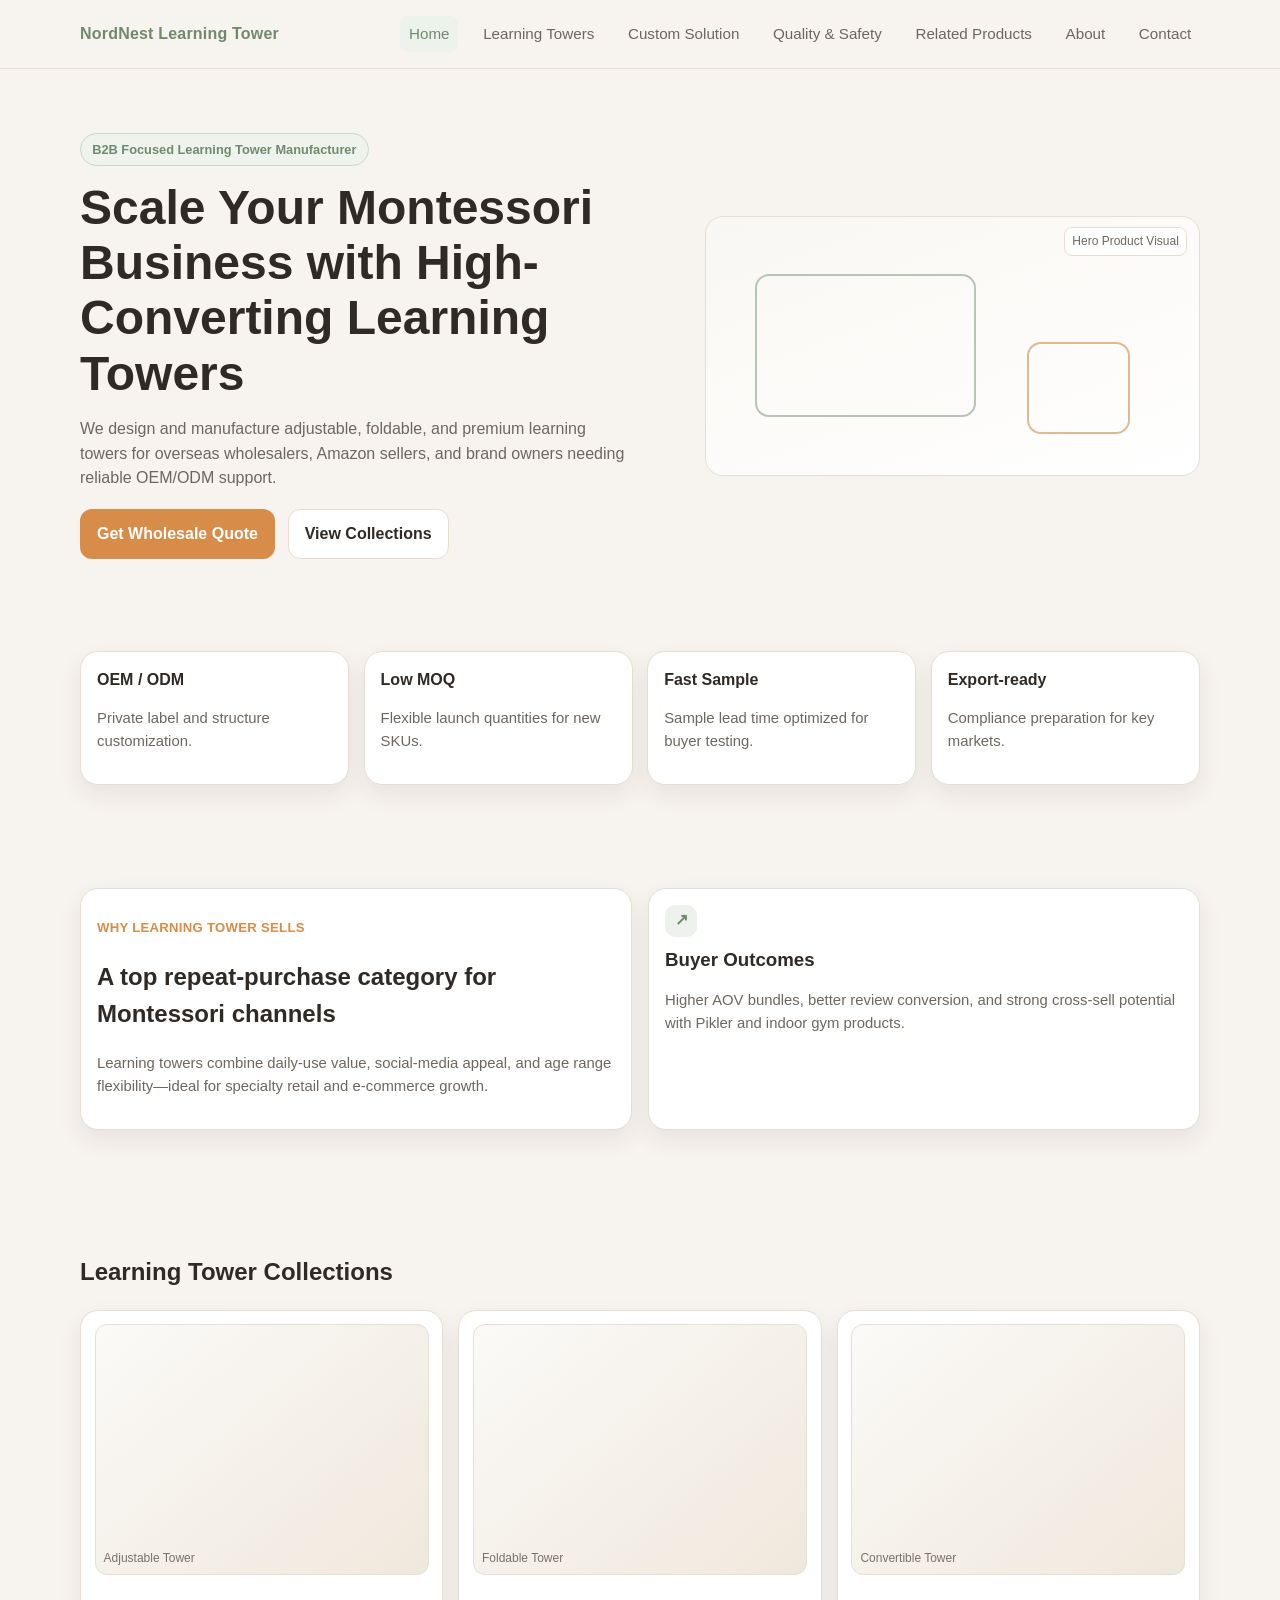
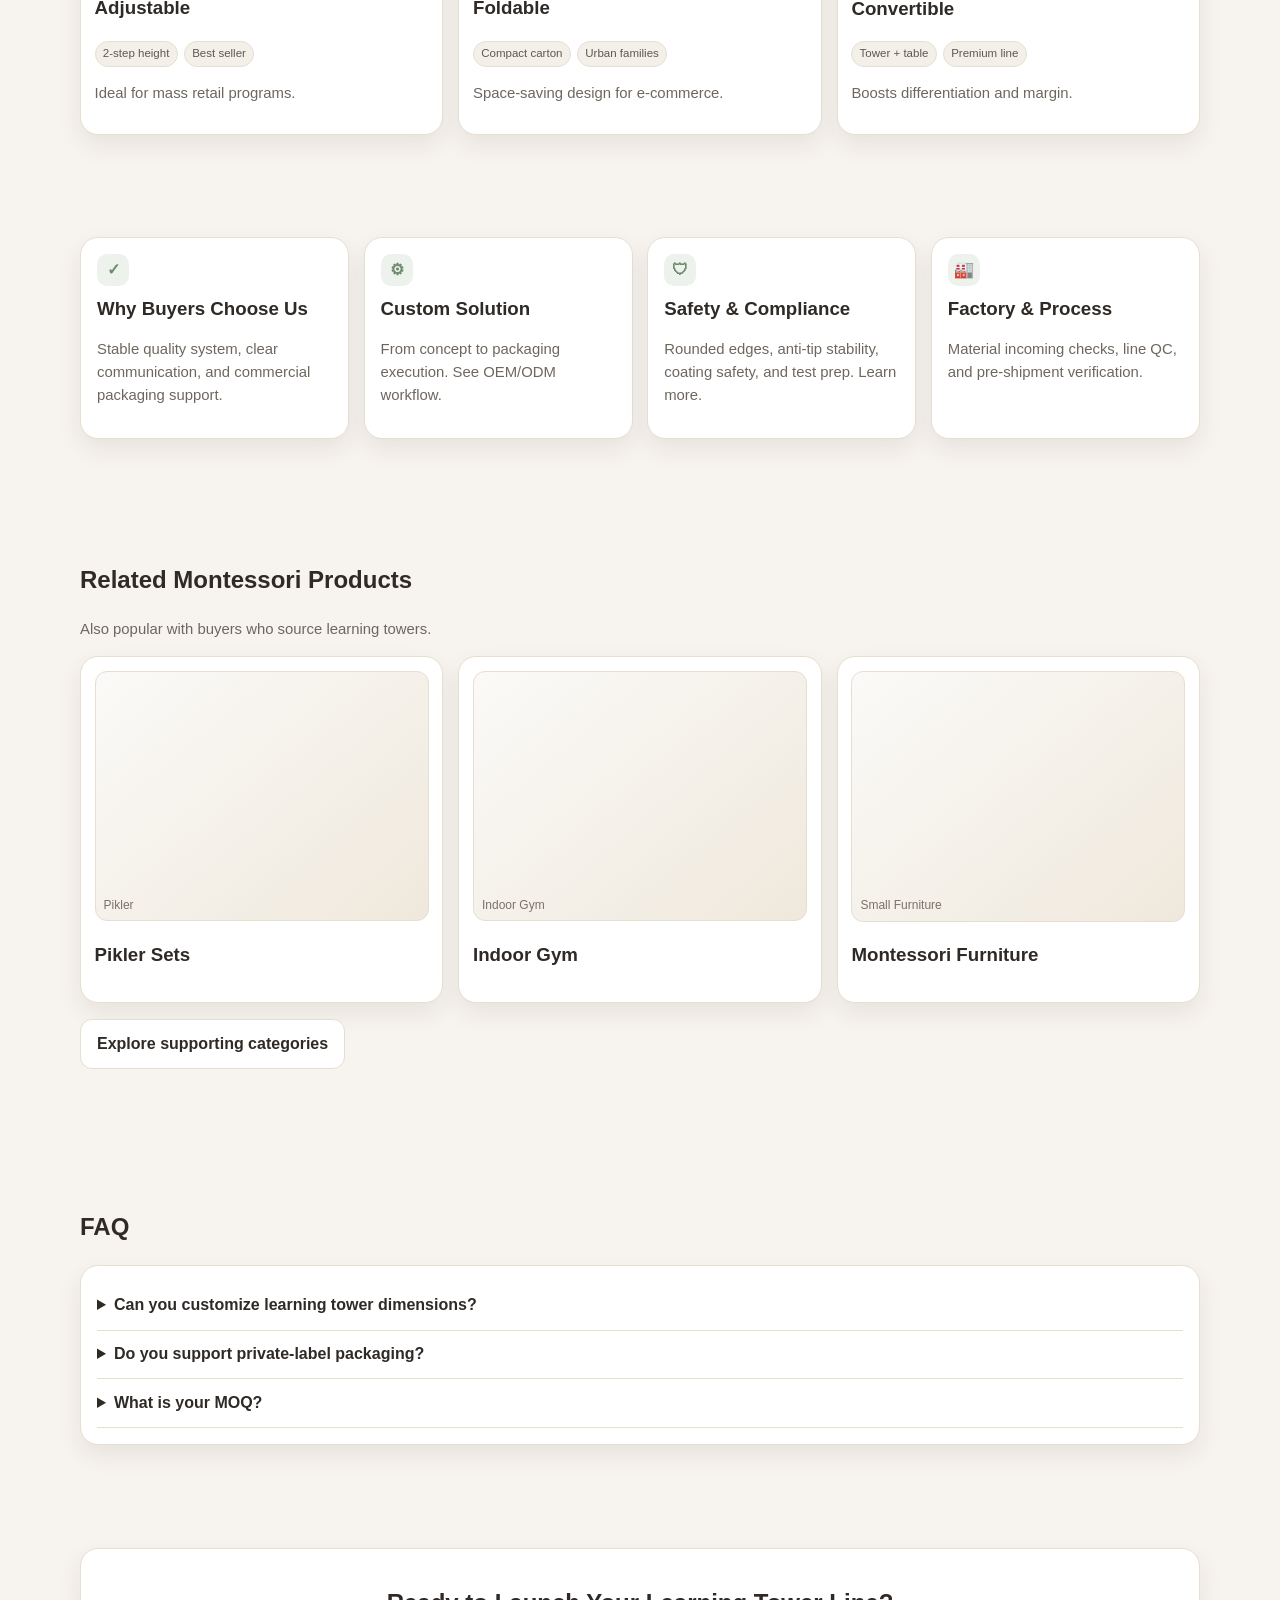
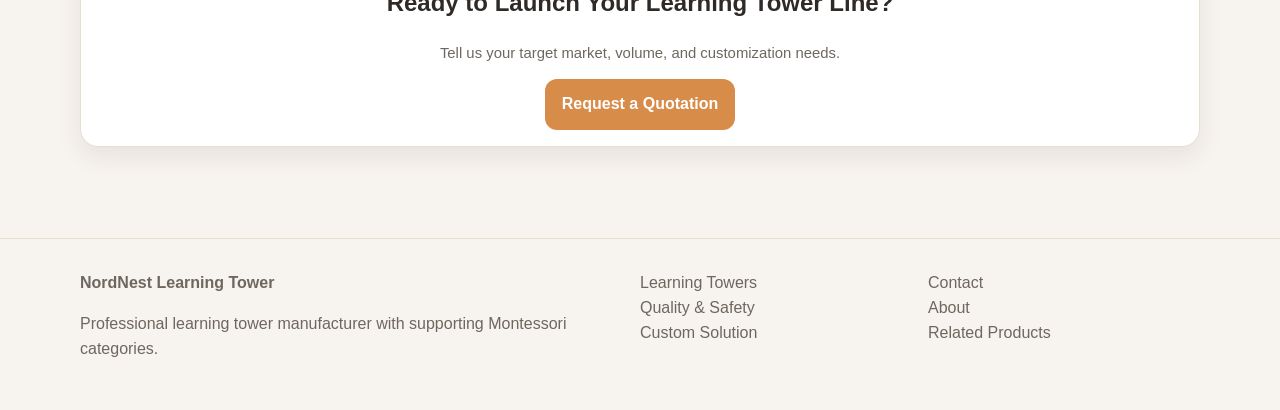
<file: index.html>
<!doctype html>
<html lang="en">
<head>
  <meta charset="utf-8">
  <meta name="viewport" content="width=device-width, initial-scale=1">
  <title>Learning Tower Manufacturer | OEM Montessori Kitchen Helper Supplier</title>
  <meta name="description" content="Professional Learning Tower manufacturer for wholesalers and private labels. OEM/ODM, low MOQ, export-ready compliance and fast sampling.">
  <link rel="stylesheet" href="assets/styles.css">
  <script type="application/ld+json">{"@context":"https://schema.org","@type":"Organization","name":"NordNest Learning Tower","url":"https://example.com"}</script>
</head>
<body>
<header>
  <div class="container navbar">
    <a class="brand" href="index.html">NordNest Learning Tower</a>
    <button class="menu-btn" aria-label="Toggle navigation">Menu</button>
    <nav class="nav-links">
      <a class="active" href="index.html">Home</a><a href="learning-towers.html">Learning Towers</a><a href="custom-solution.html">Custom Solution</a><a href="quality-safety.html">Quality & Safety</a><a href="related-products.html">Related Products</a><a href="about.html">About</a><a href="contact.html">Contact</a>
    </nav>
  </div>
</header>
<main>
<section class="hero">
  <div class="container hero-wrap">
    <div>
      <span class="badge">B2B Focused Learning Tower Manufacturer</span>
      <h1>Scale Your Montessori Business with High-Converting Learning Towers</h1>
      <p class="lead">We design and manufacture adjustable, foldable, and premium learning towers for overseas wholesalers, Amazon sellers, and brand owners needing reliable OEM/ODM support.</p>
      <div class="hero-cta"><a class="btn btn-primary" href="contact.html">Get Wholesale Quote</a><a class="btn btn-secondary" href="learning-towers.html">View Collections</a></div>
    </div>
    <div class="visual"><span class="visual-label">Hero Product Visual</span></div>
  </div>
</section>
<section class="section"><div class="container trust-grid">
  <div class="surface trust-item"><strong>OEM / ODM</strong><p class="meta">Private label and structure customization.</p></div>
  <div class="surface trust-item"><strong>Low MOQ</strong><p class="meta">Flexible launch quantities for new SKUs.</p></div>
  <div class="surface trust-item"><strong>Fast Sample</strong><p class="meta">Sample lead time optimized for buyer testing.</p></div>
  <div class="surface trust-item"><strong>Export-ready</strong><p class="meta">Compliance preparation for key markets.</p></div>
</div></section>
<section class="section"><div class="container split">
  <div class="surface card"><p class="kicker">Why Learning Tower Sells</p><h2>A top repeat-purchase category for Montessori channels</h2><p class="meta">Learning towers combine daily-use value, social-media appeal, and age range flexibility—ideal for specialty retail and e-commerce growth.</p></div>
  <div class="surface card"><div class="icon">↗</div><h3>Buyer Outcomes</h3><p class="meta">Higher AOV bundles, better review conversion, and strong cross-sell potential with Pikler and indoor gym products.</p></div>
</div></section>
<section class="section"><div class="container"><h2>Learning Tower Collections</h2><div class="product-grid">
  <article class="surface product-card"><div class="product-media" data-label="Adjustable Tower"></div><h3>Adjustable</h3><div class="tag-row"><span class="tag">2-step height</span><span class="tag">Best seller</span></div><p class="meta">Ideal for mass retail programs.</p></article>
  <article class="surface product-card"><div class="product-media" data-label="Foldable Tower"></div><h3>Foldable</h3><div class="tag-row"><span class="tag">Compact carton</span><span class="tag">Urban families</span></div><p class="meta">Space-saving design for e-commerce.</p></article>
  <article class="surface product-card"><div class="product-media" data-label="Convertible Tower"></div><h3>Convertible</h3><div class="tag-row"><span class="tag">Tower + table</span><span class="tag">Premium line</span></div><p class="meta">Boosts differentiation and margin.</p></article>
</div></div></section>
<section class="section"><div class="container card-grid">
  <div class="surface card"><div class="icon">✓</div><h3>Why Buyers Choose Us</h3><p class="meta">Stable quality system, clear communication, and commercial packaging support.</p></div>
  <div class="surface card"><div class="icon">⚙</div><h3>Custom Solution</h3><p class="meta">From concept to packaging execution. <a href="custom-solution.html">See OEM/ODM workflow</a>.</p></div>
  <div class="surface card"><div class="icon">🛡</div><h3>Safety & Compliance</h3><p class="meta">Rounded edges, anti-tip stability, coating safety, and test prep. <a href="quality-safety.html">Learn more</a>.</p></div>
  <div class="surface card"><div class="icon">🏭</div><h3>Factory & Process</h3><p class="meta">Material incoming checks, line QC, and pre-shipment verification.</p></div>
</div></div></section>
<section class="section"><div class="container"><h2>Related Montessori Products</h2><p class="meta">Also popular with buyers who source learning towers.</p><div class="product-grid"><article class="surface product-card"><div class="product-media" data-label="Pikler"></div><h3>Pikler Sets</h3></article><article class="surface product-card"><div class="product-media" data-label="Indoor Gym"></div><h3>Indoor Gym</h3></article><article class="surface product-card"><div class="product-media" data-label="Small Furniture"></div><h3>Montessori Furniture</h3></article></div><p><a class="btn btn-secondary" href="related-products.html">Explore supporting categories</a></p></div></section>
<section class="section"><div class="container"><h2>FAQ</h2><div class="faq surface card">
  <details><summary>Can you customize learning tower dimensions?</summary><p>Yes. Platform height, guard-rail design, and footprint can be adjusted for your market.</p></details>
  <details><summary>Do you support private-label packaging?</summary><p>Yes, including logo print, inserts, barcode labels, and retail-ready cartons.</p></details>
  <details><summary>What is your MOQ?</summary><p>MOQ depends on structure and finish; we support low-MOQ programs for new launches.</p></details>
</div></div></section>
<section class="section"><div class="container surface card" style="text-align:center"><h2>Ready to Launch Your Learning Tower Line?</h2><p class="meta">Tell us your target market, volume, and customization needs.</p><a class="btn btn-primary" href="contact.html">Request a Quotation</a></div></section>
</main>
<footer><div class="container footer-grid"><div><strong>NordNest Learning Tower</strong><p>Professional learning tower manufacturer with supporting Montessori categories.</p></div><div><a href="learning-towers.html">Learning Towers</a><br><a href="quality-safety.html">Quality & Safety</a><br><a href="custom-solution.html">Custom Solution</a></div><div><a href="contact.html">Contact</a><br><a href="about.html">About</a><br><a href="related-products.html">Related Products</a></div></div></footer>
<script src="assets/main.js"></script>
</body>
</html>
</file>
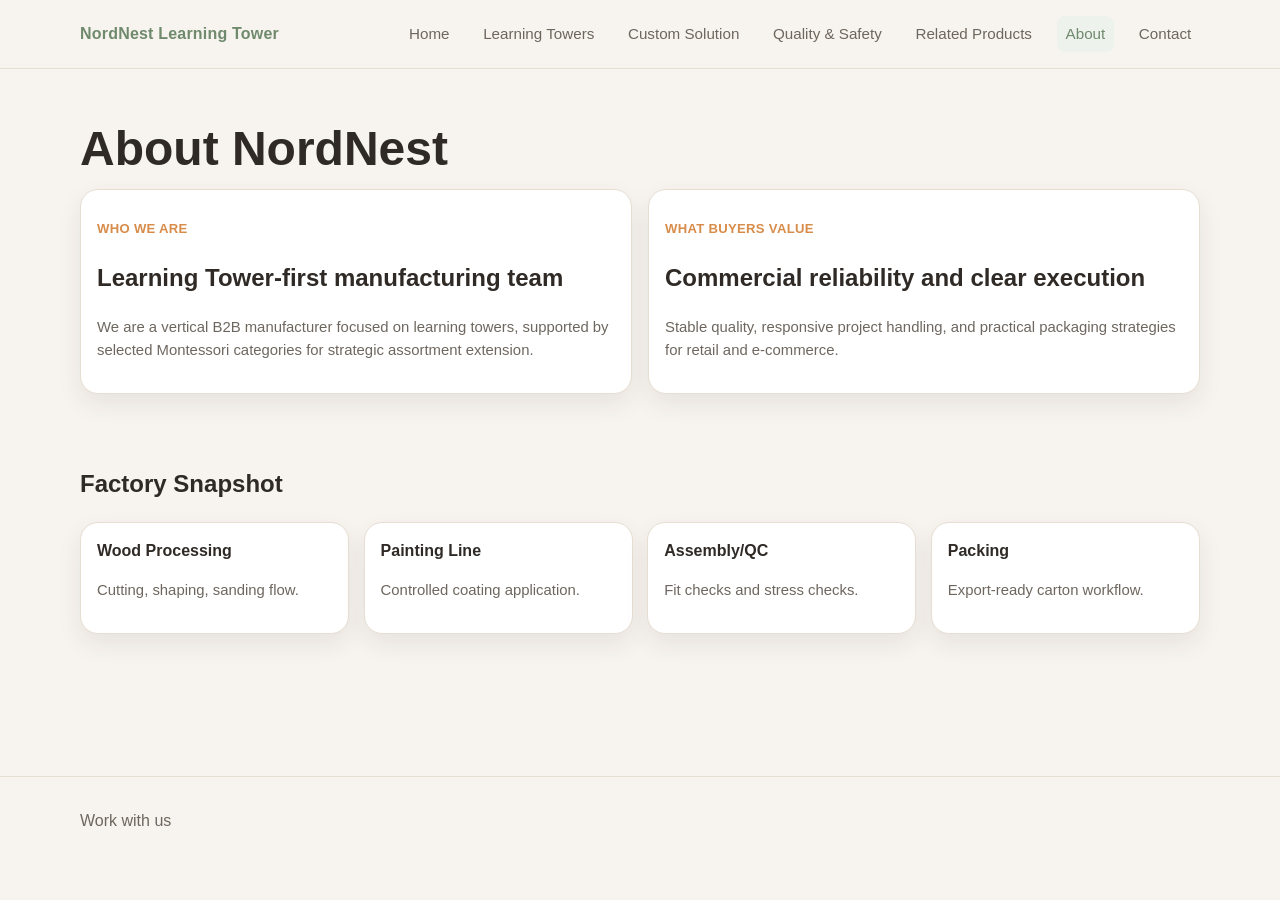
<file: about.html>
<!doctype html><html lang="en"><head><meta charset="utf-8"><meta name="viewport" content="width=device-width, initial-scale=1"><title>About Us | Professional Learning Tower Manufacturer</title><meta name="description" content="Learn about our factory capability, export experience, and B2B service model built around learning tower manufacturing."><link rel="stylesheet" href="assets/styles.css"></head><body>
<header><div class="container navbar"><a class="brand" href="index.html">NordNest Learning Tower</a><button class="menu-btn">Menu</button><nav class="nav-links"><a href="index.html">Home</a><a href="learning-towers.html">Learning Towers</a><a href="custom-solution.html">Custom Solution</a><a href="quality-safety.html">Quality & Safety</a><a href="related-products.html">Related Products</a><a class="active" href="about.html">About</a><a href="contact.html">Contact</a></nav></div></header>
<main class="section"><div class="container"><h1>About NordNest</h1><div class="split"><div class="surface card"><p class="kicker">Who we are</p><h2>Learning Tower-first manufacturing team</h2><p class="meta">We are a vertical B2B manufacturer focused on learning towers, supported by selected Montessori categories for strategic assortment extension.</p></div><div class="surface card"><p class="kicker">What buyers value</p><h2>Commercial reliability and clear execution</h2><p class="meta">Stable quality, responsive project handling, and practical packaging strategies for retail and e-commerce.</p></div></div>
<section class="section"><h2>Factory Snapshot</h2><div class="trust-grid"><div class="surface trust-item"><strong>Wood Processing</strong><p class="meta">Cutting, shaping, sanding flow.</p></div><div class="surface trust-item"><strong>Painting Line</strong><p class="meta">Controlled coating application.</p></div><div class="surface trust-item"><strong>Assembly/QC</strong><p class="meta">Fit checks and stress checks.</p></div><div class="surface trust-item"><strong>Packing</strong><p class="meta">Export-ready carton workflow.</p></div></div></section>
</div></main>
<footer><div class="container"><a href="contact.html">Work with us</a></div></footer><script src="assets/main.js"></script></body></html>
</file>
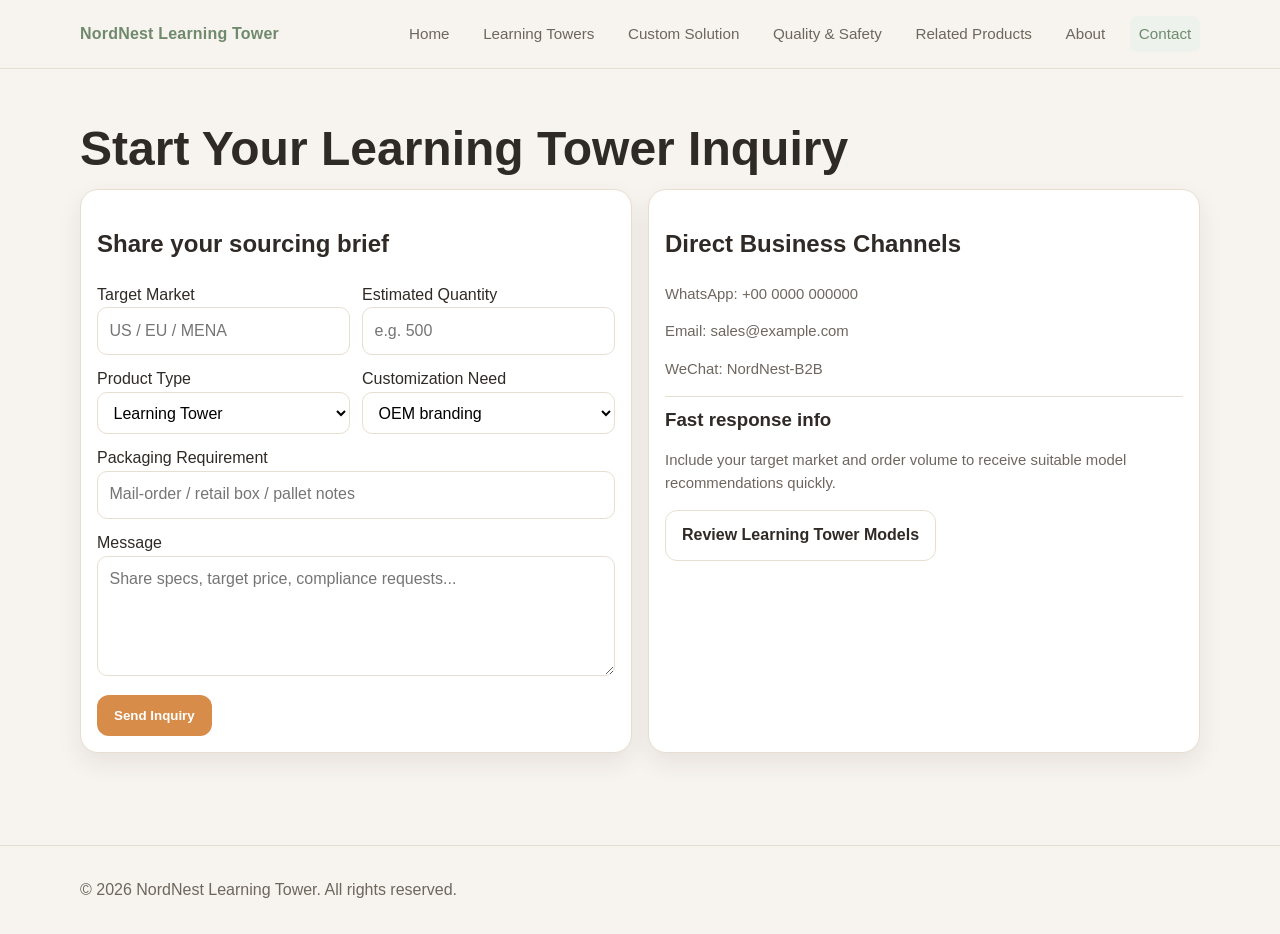
<file: contact.html>
<!doctype html><html lang="en"><head><meta charset="utf-8"><meta name="viewport" content="width=device-width, initial-scale=1"><title>Contact | Wholesale Learning Tower Inquiry</title><meta name="description" content="Submit your wholesale learning tower inquiry with target market, quantity, product type, customization and packaging requirements."><link rel="stylesheet" href="assets/styles.css"></head><body>
<header><div class="container navbar"><a class="brand" href="index.html">NordNest Learning Tower</a><button class="menu-btn">Menu</button><nav class="nav-links"><a href="index.html">Home</a><a href="learning-towers.html">Learning Towers</a><a href="custom-solution.html">Custom Solution</a><a href="quality-safety.html">Quality & Safety</a><a href="related-products.html">Related Products</a><a href="about.html">About</a><a class="active" href="contact.html">Contact</a></nav></div></header>
<main class="section"><div class="container"><h1>Start Your Learning Tower Inquiry</h1><div class="split"><div class="surface card"><h2>Share your sourcing brief</h2><form class="form-grid">
<div><label>Target Market<input type="text" name="market" placeholder="US / EU / MENA"></label></div>
<div><label>Estimated Quantity<input type="number" name="qty" placeholder="e.g. 500"></label></div>
<div><label>Product Type<select name="type"><option>Learning Tower</option><option>Foldable Learning Tower</option><option>Convertible Learning Tower</option><option>Related Products Bundle</option></select></label></div>
<div><label>Customization Need<select name="custom"><option>OEM branding</option><option>ODM structure</option><option>Standard model</option></select></label></div>
<div class="full"><label>Packaging Requirement<input type="text" name="packaging" placeholder="Mail-order / retail box / pallet notes"></label></div>
<div class="full"><label>Message<textarea name="message" placeholder="Share specs, target price, compliance requests..."></textarea></label></div>
<div class="full"><button type="submit" class="btn btn-primary">Send Inquiry</button></div>
</form></div>
<div class="surface card"><h2>Direct Business Channels</h2><p class="meta">WhatsApp: +00 0000 000000</p><p class="meta">Email: sales@example.com</p><p class="meta">WeChat: NordNest-B2B</p><hr style="border:none;border-top:1px solid var(--border)"><h3>Fast response info</h3><p class="meta">Include your target market and order volume to receive suitable model recommendations quickly.</p><a class="btn btn-secondary" href="learning-towers.html">Review Learning Tower Models</a></div></div></div></main>
<footer><div class="container">© 2026 NordNest Learning Tower. All rights reserved.</div></footer><script src="assets/main.js"></script></body></html>
</file>
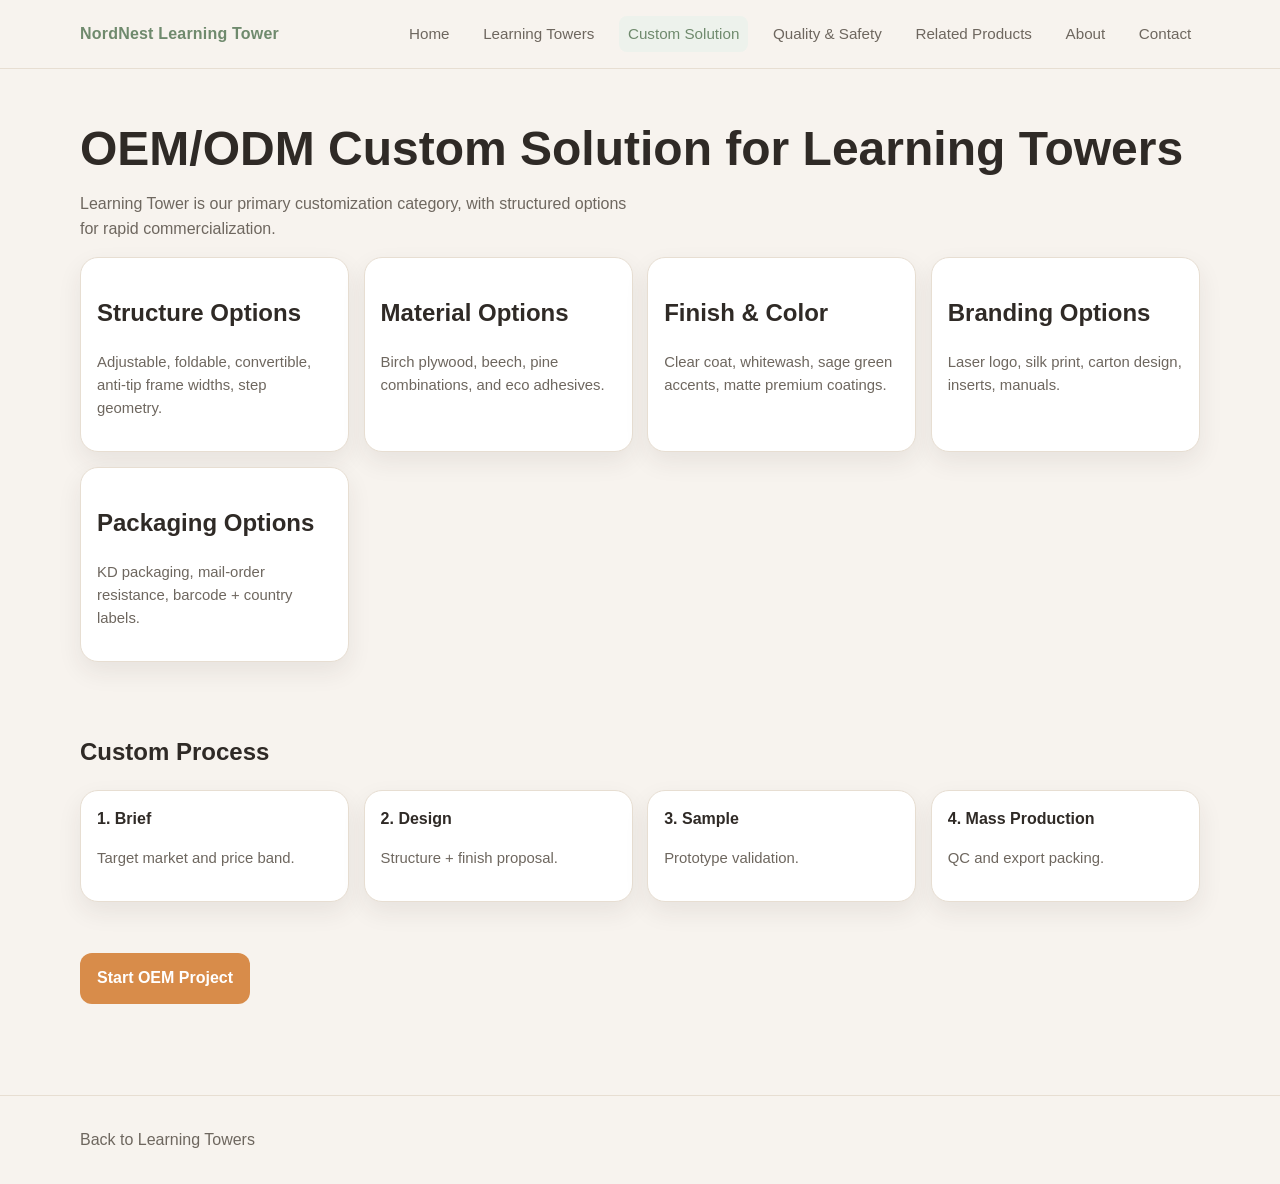
<file: custom-solution.html>
<!doctype html><html lang="en"><head><meta charset="utf-8"><meta name="viewport" content="width=device-width, initial-scale=1"><title>OEM/ODM Custom Learning Tower Solutions</title><meta name="description" content="OEM/ODM customization for learning towers: structure, materials, finishes, branding, and packaging for wholesale buyers."><link rel="stylesheet" href="assets/styles.css"><script type="application/ld+json">{"@context":"https://schema.org","@type":"Service","name":"Learning Tower OEM ODM Service"}</script></head><body>
<header><div class="container navbar"><a class="brand" href="index.html">NordNest Learning Tower</a><button class="menu-btn">Menu</button><nav class="nav-links"><a href="index.html">Home</a><a href="learning-towers.html">Learning Towers</a><a class="active" href="custom-solution.html">Custom Solution</a><a href="quality-safety.html">Quality & Safety</a><a href="related-products.html">Related Products</a><a href="about.html">About</a><a href="contact.html">Contact</a></nav></div></header>
<main class="section"><div class="container"><h1>OEM/ODM Custom Solution for Learning Towers</h1><p class="lead">Learning Tower is our primary customization category, with structured options for rapid commercialization.</p>
<div class="card-grid">
<div class="surface card"><h2>Structure Options</h2><p class="meta">Adjustable, foldable, convertible, anti-tip frame widths, step geometry.</p></div>
<div class="surface card"><h2>Material Options</h2><p class="meta">Birch plywood, beech, pine combinations, and eco adhesives.</p></div>
<div class="surface card"><h2>Finish & Color</h2><p class="meta">Clear coat, whitewash, sage green accents, matte premium coatings.</p></div>
<div class="surface card"><h2>Branding Options</h2><p class="meta">Laser logo, silk print, carton design, inserts, manuals.</p></div>
<div class="surface card"><h2>Packaging Options</h2><p class="meta">KD packaging, mail-order resistance, barcode + country labels.</p></div>
</div>
<section class="section"><h2>Custom Process</h2><div class="trust-grid">
<div class="surface trust-item"><strong>1. Brief</strong><p class="meta">Target market and price band.</p></div>
<div class="surface trust-item"><strong>2. Design</strong><p class="meta">Structure + finish proposal.</p></div>
<div class="surface trust-item"><strong>3. Sample</strong><p class="meta">Prototype validation.</p></div>
<div class="surface trust-item"><strong>4. Mass Production</strong><p class="meta">QC and export packing.</p></div>
</div></section>
<a class="btn btn-primary" href="contact.html">Start OEM Project</a>
</div></main>
<footer><div class="container"><a href="learning-towers.html">Back to Learning Towers</a></div></footer><script src="assets/main.js"></script></body></html>
</file>
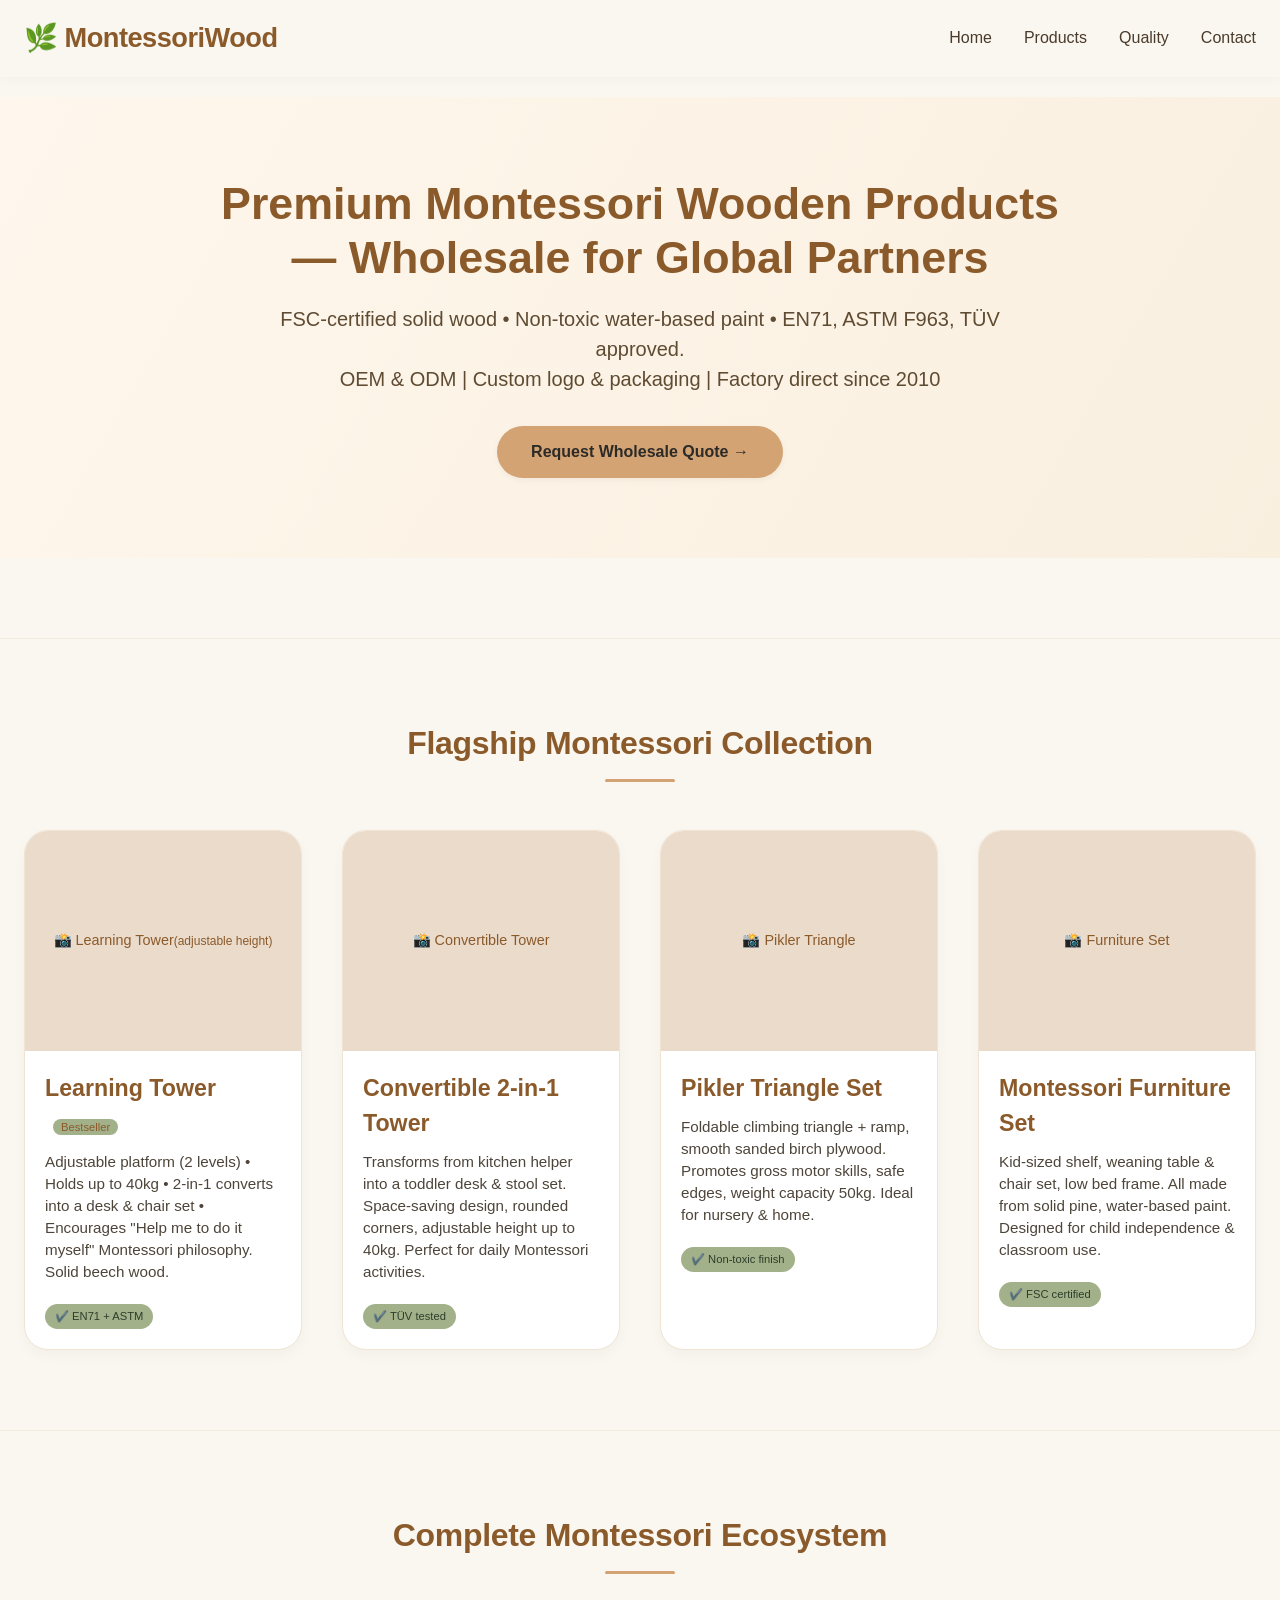
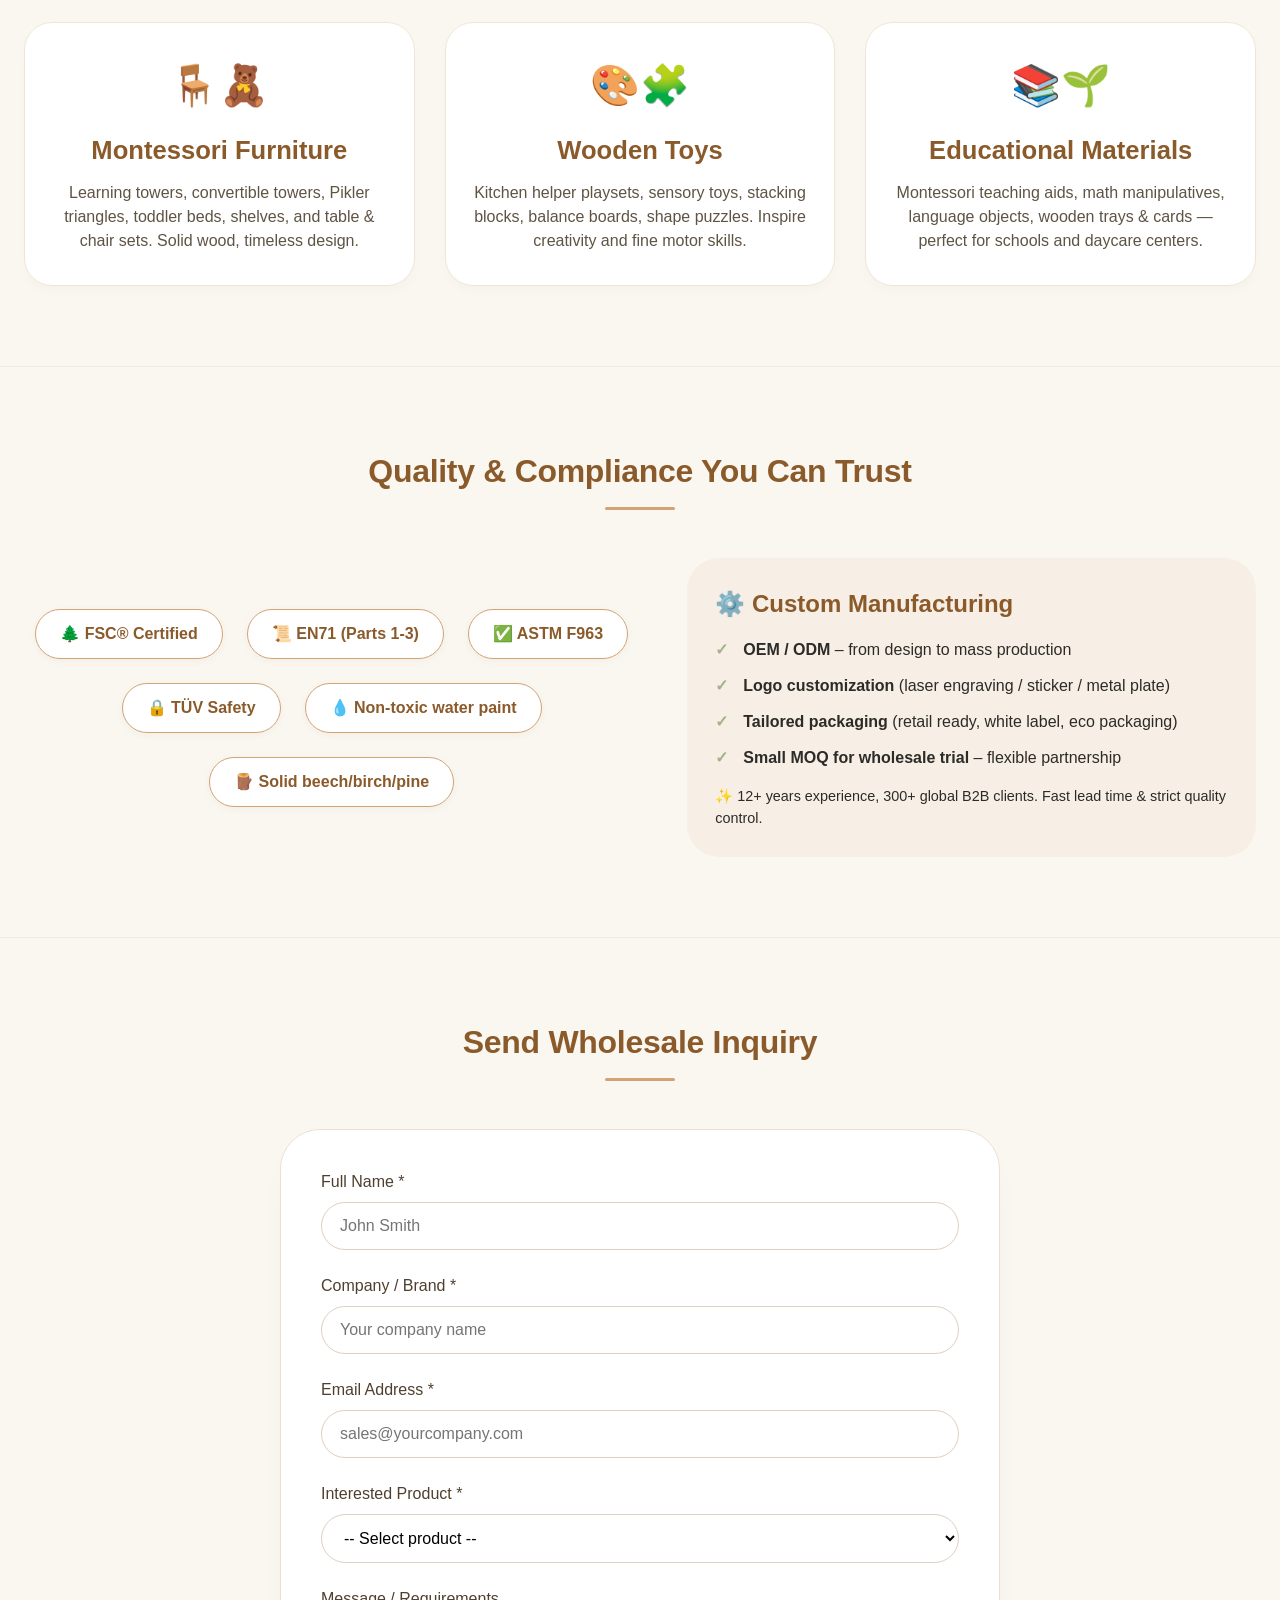
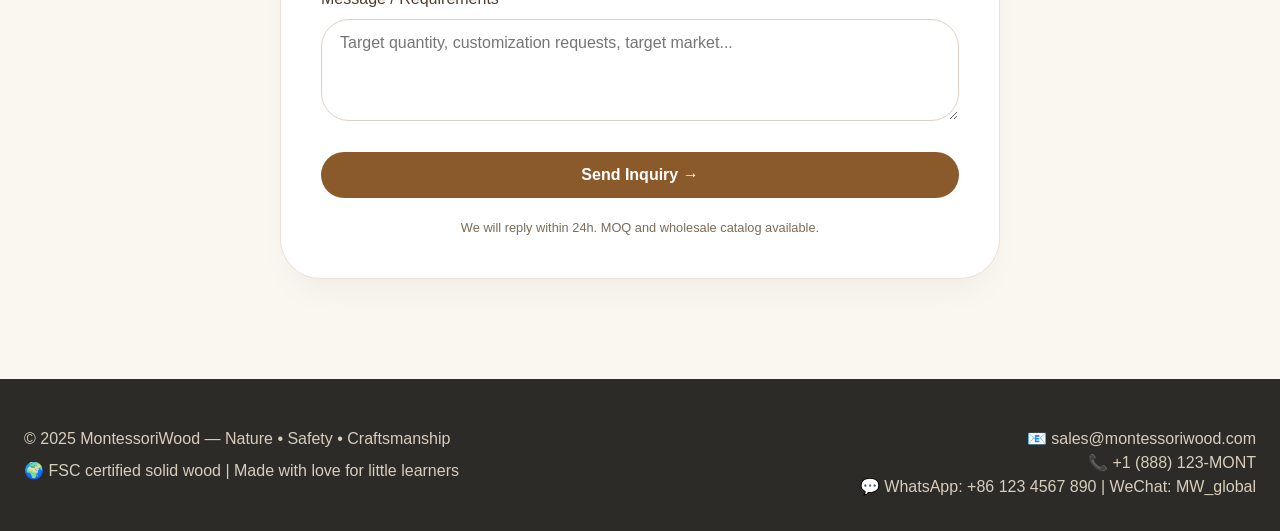
<file: deepseek_html_20260417_01c73c.html>
<!DOCTYPE html>
<html lang="en">
<head>
  <meta charset="UTF-8">
  <meta name="viewport" content="width=device-width, initial-scale=1.0, viewport-fit=cover">
  <meta name="description" content="MontessoriWood - Professional Montessori Wooden Products Manufacturer. Wholesale Learning Tower, Convertible Tower, Pikler Triangle, Montessori Furniture & Toys. FSC certified, EN71, ASTM, TÜV approved. OEM/ODM welcome.">
  <title>MontessoriWood | Premium Montessori Wooden Products – Wholesale for Global Partners</title>
  <style>
    * {
      margin: 0;
      padding: 0;
      box-sizing: border-box;
    }

    body {
      background-color: #FAF7F0;   /* 暖白基调 */
      font-family: -apple-system, BlinkMacSystemFont, 'Segoe UI', Roboto, Helvetica, Arial, sans-serif;
      color: #2C2B28;
      line-height: 1.5;
      scroll-behavior: smooth;
    }

    /* 配色变量 */
    :root {
      --wood-light: #D4A373;
      --wood-dark: #8B5A2B;
      --warm-white: #FAF7F0;
      --soft-green: #A3B18A;
      --text-dark: #2C2B28;
      --gray-light: #E8E3D9;
    }

    /* 通用容器 */
    .container {
      max-width: 1280px;
      margin: 0 auto;
      padding: 0 24px;
    }

    section {
      padding: 80px 0;
      border-bottom: 1px solid rgba(139, 90, 43, 0.08);
    }

    section:last-of-type {
      border-bottom: none;
    }

    /* 标题样式 */
    .section-title {
      font-size: 2rem;
      font-weight: 600;
      text-align: center;
      margin-bottom: 48px;
      color: var(--wood-dark);
      letter-spacing: -0.3px;
      position: relative;
    }
    .section-title:after {
      content: '';
      display: block;
      width: 70px;
      height: 3px;
      background: var(--wood-light);
      margin: 12px auto 0;
      border-radius: 4px;
    }

    /* 导航栏 */
    header {
      background-color: var(--warm-white);
      box-shadow: 0 2px 12px rgba(0,0,0,0.03);
      position: sticky;
      top: 0;
      z-index: 100;
      backdrop-filter: blur(2px);
      background-color: rgba(250, 247, 240, 0.95);
    }
    .navbar {
      display: flex;
      justify-content: space-between;
      align-items: center;
      flex-wrap: wrap;
      padding: 18px 0;
    }
    .logo {
      font-size: 1.7rem;
      font-weight: 700;
      color: var(--wood-dark);
      letter-spacing: -0.5px;
      text-decoration: none;
    }
    .nav-links {
      display: flex;
      gap: 32px;
      flex-wrap: wrap;
    }
    .nav-links a {
      text-decoration: none;
      font-weight: 500;
      color: #4a3b2c;
      transition: color 0.2s;
      font-size: 1rem;
    }
    .nav-links a:hover {
      color: var(--wood-light);
    }

    /* Hero区域 */
    .hero {
      background: linear-gradient(120deg, #fff7ed 0%, #f9efdf 100%);
      text-align: center;
      padding: 80px 0 80px;
    }
    .hero h1 {
      font-size: 2.8rem;
      font-weight: 700;
      color: var(--wood-dark);
      margin-bottom: 20px;
      line-height: 1.2;
    }
    .hero p {
      font-size: 1.25rem;
      color: #5e4b32;
      max-width: 720px;
      margin: 0 auto 32px;
    }
    .btn-primary {
      display: inline-block;
      background-color: var(--wood-light);
      color: #2C2B28;
      font-weight: 600;
      padding: 14px 34px;
      border-radius: 40px;
      text-decoration: none;
      transition: all 0.25s;
      border: none;
      cursor: pointer;
      font-size: 1rem;
      box-shadow: 0 2px 6px rgba(0,0,0,0.05);
    }
    .btn-primary:hover {
      background-color: #c28b5c;
      transform: translateY(-2px);
      box-shadow: 0 8px 20px rgba(0,0,0,0.08);
    }

    /* 卡片网格 */
    .products-grid {
      display: grid;
      grid-template-columns: repeat(auto-fill, minmax(270px, 1fr));
      gap: 40px;
      margin-top: 20px;
    }
    .product-card {
      background: white;
      border-radius: 24px;
      overflow: hidden;
      transition: all 0.3s ease;
      box-shadow: 0 6px 14px rgba(0,0,0,0.03);
      border: 1px solid #f0e4d4;
    }
    .product-card:hover {
      transform: translateY(-6px);
      box-shadow: 0 20px 30px -12px rgba(0,0,0,0.12);
      border-color: var(--wood-light);
    }
    .img-placeholder {
      background: #EADBCB;
      height: 220px;
      display: flex;
      align-items: center;
      justify-content: center;
      color: #8B5A2B;
      font-size: 0.9rem;
      font-weight: 500;
      text-align: center;
      background-image: radial-gradient(circle at 10% 20%, rgba(212,163,115,0.1) 2%, transparent 2.5%);
      background-size: 24px 24px;
    }
    .product-card h3 {
      font-size: 1.45rem;
      margin: 20px 20px 10px;
      color: var(--wood-dark);
    }
    .product-card p {
      margin: 0 20px 20px;
      color: #4e453a;
      font-size: 0.95rem;
      line-height: 1.45;
    }
    .feature-tag {
      display: inline-block;
      background: var(--soft-green);
      color: #2c3e2b;
      font-size: 0.7rem;
      padding: 4px 10px;
      border-radius: 30px;
      margin: 0 20px 20px;
    }

    /* 产品线板块（三个卡片） */
    .lines-grid {
      display: flex;
      flex-wrap: wrap;
      gap: 30px;
      justify-content: center;
    }
    .line-card {
      flex: 1;
      min-width: 220px;
      background: white;
      border-radius: 28px;
      padding: 32px 20px;
      text-align: center;
      box-shadow: 0 6px 12px rgba(0,0,0,0.02);
      border: 1px solid #f2e5d8;
      transition: all 0.2s;
    }
    .line-card h3 {
      font-size: 1.6rem;
      margin-bottom: 12px;
      color: var(--wood-dark);
    }
    .line-card p {
      color: #5f5343;
    }
    .icon-emoj {
      font-size: 2.5rem;
      margin-bottom: 16px;
      display: block;
    }

    /* 优势&认证区域 */
    .quality-wrapper {
      display: flex;
      flex-wrap: wrap;
      gap: 48px;
      justify-content: space-between;
      align-items: center;
    }
    .cert-badges {
      flex: 1.2;
      display: flex;
      flex-wrap: wrap;
      gap: 24px;
      justify-content: center;
    }
    .badge {
      background: white;
      border-radius: 80px;
      padding: 12px 24px;
      font-weight: 600;
      font-size: 1rem;
      box-shadow: 0 2px 8px rgba(0,0,0,0.04);
      border: 1px solid var(--wood-light);
      color: var(--wood-dark);
    }
    .custom-feature {
      flex: 1;
      background: #f7efe5;
      padding: 28px;
      border-radius: 32px;
    }
    .custom-feature h3 {
      font-size: 1.5rem;
      margin-bottom: 16px;
      color: var(--wood-dark);
    }
    .custom-feature ul {
      list-style: none;
      padding-left: 0;
    }
    .custom-feature li {
      margin-bottom: 12px;
      padding-left: 28px;
      position: relative;
    }
    .custom-feature li:before {
      content: "✓";
      color: var(--soft-green);
      font-weight: bold;
      position: absolute;
      left: 0;
    }

    /* 表单区域 */
    .form-container {
      max-width: 720px;
      margin: 0 auto;
      background: white;
      padding: 40px;
      border-radius: 40px;
      box-shadow: 0 20px 35px -12px rgba(0,0,0,0.05);
      border: 1px solid #ede0d2;
    }
    .form-group {
      margin-bottom: 24px;
    }
    label {
      display: block;
      font-weight: 500;
      margin-bottom: 8px;
      color: #4f3f2e;
    }
    input, select, textarea {
      width: 100%;
      padding: 14px 18px;
      border: 1px solid #ddd0c0;
      border-radius: 28px;
      font-size: 1rem;
      background-color: #fff;
      transition: 0.2s;
      font-family: inherit;
    }
    input:focus, select:focus, textarea:focus {
      outline: none;
      border-color: var(--wood-light);
      box-shadow: 0 0 0 3px rgba(212,163,115,0.2);
    }
    .btn-submit {
      background-color: var(--wood-dark);
      color: white;
      width: 100%;
      padding: 14px;
      font-size: 1rem;
      font-weight: 600;
      border: none;
      border-radius: 40px;
      cursor: pointer;
      transition: background 0.2s;
    }
    .btn-submit:hover {
      background-color: #6f4620;
    }
    .error-msg {
      color: #c43a2b;
      font-size: 0.8rem;
      margin-top: 6px;
      display: none;
    }

    /* 页脚 */
    footer {
      background-color: #2c2b28;
      color: #d9cdbc;
      padding: 48px 0 32px;
      margin-top: 20px;
    }
    .footer-content {
      display: flex;
      flex-wrap: wrap;
      justify-content: space-between;
      gap: 32px;
      align-items: flex-start;
    }
    .footer-copyright {
      flex: 1;
    }
    .footer-contact {
      text-align: right;
    }
    .footer-contact a {
      color: #D4A373;
      text-decoration: none;
    }
    @media (max-width: 768px) {
      .navbar {
        flex-direction: column;
        gap: 12px;
      }
      .nav-links {
        gap: 24px;
        justify-content: center;
      }
      .hero h1 {
        font-size: 2rem;
      }
      .section-title {
        font-size: 1.8rem;
      }
      .form-container {
        padding: 28px;
      }
      .quality-wrapper {
        flex-direction: column;
      }
      .footer-content {
        flex-direction: column;
        text-align: center;
      }
      .footer-contact {
        text-align: center;
      }
      section {
        padding: 56px 0;
      }
    }
    /* 装饰线 */
    .highlight {
      color: var(--wood-dark);
      font-weight: 600;
    }
    .inline-badge {
      background: var(--soft-green);
      padding: 2px 8px;
      border-radius: 20px;
      font-size: 0.7rem;
      font-weight: 500;
      margin-left: 8px;
    }
  </style>
</head>
<body>

<header>
  <div class="container">
    <div class="navbar">
      <a href="#" class="logo">🌿 MontessoriWood</a>
      <div class="nav-links">
        <a href="#home">Home</a>
        <a href="#featured-products">Products</a>
        <a href="#quality">Quality</a>
        <a href="#contact">Contact</a>
      </div>
    </div>
  </div>
</header>

<main>
  <!-- Hero section (home) -->
  <section id="home" style="padding-top: 20px;">
    <div class="hero">
      <div class="container">
        <h1>Premium Montessori Wooden Products<br> — Wholesale for Global Partners</h1>
        <p>FSC-certified solid wood • Non-toxic water-based paint • EN71, ASTM F963, TÜV approved.<br> OEM & ODM | Custom logo & packaging | Factory direct since 2010</p>
        <a href="#contact" class="btn-primary">Request Wholesale Quote →</a>
      </div>
    </div>
  </section>

  <!-- 核心产品展示区 (Featured Products) -->
  <section id="featured-products">
    <div class="container">
      <h2 class="section-title">Flagship Montessori Collection</h2>
      <div class="products-grid">
        <!-- 1. Learning Tower -->
        <div class="product-card">
          <div class="img-placeholder">📸 Learning Tower <span style="display:block; font-size:12px;">(adjustable height)</span></div>
          <h3>Learning Tower <span class="inline-badge">Bestseller</span></h3>
          <p>Adjustable platform (2 levels) • Holds up to 40kg • 2-in-1 converts into a desk & chair set • Encourages "Help me to do it myself" Montessori philosophy. Solid beech wood.</p>
          <div class="feature-tag">✔️ EN71 + ASTM</div>
        </div>
        <!-- 2. Convertible 2-in-1 Tower -->
        <div class="product-card">
          <div class="img-placeholder">📸 Convertible Tower</div>
          <h3>Convertible 2-in-1 Tower</h3>
          <p>Transforms from kitchen helper into a toddler desk & stool set. Space-saving design, rounded corners, adjustable height up to 40kg. Perfect for daily Montessori activities.</p>
          <div class="feature-tag">✔️ TÜV tested</div>
        </div>
        <!-- 3. Pikler Triangle -->
        <div class="product-card">
          <div class="img-placeholder">📸 Pikler Triangle</div>
          <h3>Pikler Triangle Set</h3>
          <p>Foldable climbing triangle + ramp, smooth sanded birch plywood. Promotes gross motor skills, safe edges, weight capacity 50kg. Ideal for nursery & home.</p>
          <div class="feature-tag">✔️ Non-toxic finish</div>
        </div>
        <!-- 4. Montessori Furniture Set -->
        <div class="product-card">
          <div class="img-placeholder">📸 Furniture Set</div>
          <h3>Montessori Furniture Set</h3>
          <p>Kid-sized shelf, weaning table & chair set, low bed frame. All made from solid pine, water-based paint. Designed for child independence & classroom use.</p>
          <div class="feature-tag">✔️ FSC certified</div>
        </div>
      </div>
    </div>
  </section>

  <!-- 产品线概览：三个板块 -->
  <section id="product-lines">
    <div class="container">
      <h2 class="section-title">Complete Montessori Ecosystem</h2>
      <div class="lines-grid">
        <div class="line-card">
          <span class="icon-emoj">🪑🧸</span>
          <h3>Montessori Furniture</h3>
          <p>Learning towers, convertible towers, Pikler triangles, toddler beds, shelves, and table & chair sets. Solid wood, timeless design.</p>
        </div>
        <div class="line-card">
          <span class="icon-emoj">🎨🧩</span>
          <h3>Wooden Toys</h3>
          <p>Kitchen helper playsets, sensory toys, stacking blocks, balance boards, shape puzzles. Inspire creativity and fine motor skills.</p>
        </div>
        <div class="line-card">
          <span class="icon-emoj">📚🌱</span>
          <h3>Educational Materials</h3>
          <p>Montessori teaching aids, math manipulatives, language objects, wooden trays & cards — perfect for schools and daycare centers.</p>
        </div>
      </div>
    </div>
  </section>

  <!-- 企业优势 / 认证展示区 (Quality & Certifications) -->
  <section id="quality">
    <div class="container">
      <h2 class="section-title">Quality & Compliance You Can Trust</h2>
      <div class="quality-wrapper">
        <div class="cert-badges">
          <div class="badge">🌲 FSC® Certified</div>
          <div class="badge">📜 EN71 (Parts 1-3)</div>
          <div class="badge">✅ ASTM F963</div>
          <div class="badge">🔒 TÜV Safety</div>
          <div class="badge">💧 Non-toxic water paint</div>
          <div class="badge">🪵 Solid beech/birch/pine</div>
        </div>
        <div class="custom-feature">
          <h3>⚙️ Custom Manufacturing</h3>
          <ul>
            <li><strong>OEM / ODM</strong> – from design to mass production</li>
            <li><strong>Logo customization</strong> (laser engraving / sticker / metal plate)</li>
            <li><strong>Tailored packaging</strong> (retail ready, white label, eco packaging)</li>
            <li><strong>Small MOQ for wholesale trial</strong> – flexible partnership</li>
          </ul>
          <p style="margin-top: 16px; font-size:0.9rem;">✨ 12+ years experience, 300+ global B2B clients. Fast lead time & strict quality control.</p>
        </div>
      </div>
    </div>
  </section>

  <!-- 询盘表单区域 (Contact & Inquiry) -->
  <section id="contact">
    <div class="container">
      <h2 class="section-title">Send Wholesale Inquiry</h2>
      <div class="form-container">
        <form id="inquiryForm" action="/submit-form" method="POST">
          <div class="form-group">
            <label for="name">Full Name *</label>
            <input type="text" id="name" name="name" placeholder="John Smith">
            <div class="error-msg" id="nameError">Please enter your name</div>
          </div>
          <div class="form-group">
            <label for="company">Company / Brand *</label>
            <input type="text" id="company" name="company" placeholder="Your company name">
            <div class="error-msg" id="companyError">Company name is required</div>
          </div>
          <div class="form-group">
            <label for="email">Email Address *</label>
            <input type="email" id="email" name="email" placeholder="sales@yourcompany.com">
            <div class="error-msg" id="emailError">Valid email required</div>
          </div>
          <div class="form-group">
            <label for="product">Interested Product *</label>
            <select id="product" name="product">
              <option value="">-- Select product --</option>
              <option value="Learning Tower">Learning Tower</option>
              <option value="Convertible Tower">Convertible 2-in-1 Tower</option>
              <option value="Pikler Triangle">Pikler Triangle</option>
              <option value="Furniture Set">Montessori Furniture Set</option>
              <option value="Other">Other / Whole collection</option>
            </select>
            <div class="error-msg" id="productError">Please select a product</div>
          </div>
          <div class="form-group">
            <label for="message">Message / Requirements</label>
            <textarea id="message" name="message" rows="4" placeholder="Target quantity, customization requests, target market..."></textarea>
          </div>
          <button type="submit" class="btn-submit">Send Inquiry →</button>
        </form>
        <p style="font-size: 0.8rem; text-align: center; margin-top: 20px; color: #7b6b58;">We will reply within 24h. MOQ and wholesale catalog available.</p>
      </div>
    </div>
  </section>
</main>

<footer>
  <div class="container">
    <div class="footer-content">
      <div class="footer-copyright">
        <p>© 2025 MontessoriWood — Nature • Safety • Craftsmanship</p>
        <p style="margin-top: 8px;">🌍 FSC certified solid wood | Made with love for little learners</p>
      </div>
      <div class="footer-contact">
        <p>📧 sales@montessoriwood.com</p>
        <p>📞 +1 (888) 123-MONT</p>
        <p>💬 WhatsApp: +86 123 4567 890 | WeChat: MW_global</p>
      </div>
    </div>
  </div>
</footer>

<script>
  (function() {
    const form = document.getElementById('inquiryForm');
    const nameInput = document.getElementById('name');
    const companyInput = document.getElementById('company');
    const emailInput = document.getElementById('email');
    const productSelect = document.getElementById('product');
    
    const nameError = document.getElementById('nameError');
    const companyError = document.getElementById('companyError');
    const emailError = document.getElementById('emailError');
    const productError = document.getElementById('productError');
    
    function hideErrors() {
      nameError.style.display = 'none';
      companyError.style.display = 'none';
      emailError.style.display = 'none';
      productError.style.display = 'none';
    }
    
    function validateEmail(email) {
      const re = /^[^\s@]+@([^\s@.,]+\.)+[^\s@.,]{2,}$/;
      return re.test(email);
    }
    
    form.addEventListener('submit', function(e) {
      e.preventDefault();
      hideErrors();
      let isValid = true;
      
      const nameVal = nameInput.value.trim();
      if (nameVal === '') {
        nameError.style.display = 'block';
        isValid = false;
      }
      
      const companyVal = companyInput.value.trim();
      if (companyVal === '') {
        companyError.style.display = 'block';
        isValid = false;
      }
      
      const emailVal = emailInput.value.trim();
      if (emailVal === '' || !validateEmail(emailVal)) {
        emailError.style.display = 'block';
        isValid = false;
      }
      
      const productVal = productSelect.value;
      if (productVal === '') {
        productError.style.display = 'block';
        isValid = false;
      }
      
      if (isValid) {
        // Simulate form submission (since action is "/submit-form" for backend later)
        // Show success message for demo. For production, you would replace action with actual endpoint.
        alert(`✅ Thank you ${nameVal} from ${companyVal}!\n\nWe have received your inquiry about ${productVal}. Our sales team will get back to you within 24 hours.\n\n(This is a demo — real email service can be integrated via Formspree or backend.)`);
        // Optionally reset form
        // form.reset();
        // In real deployment with actual backend, you'd submit form here. We mimic success.
        // Since we don't want to actually POST to /submit-form and reload, we prevent default.
        // If you later set a real action URL, you can remove e.preventDefault conditionally.
        // For now user sees that the inquiry works.
        // You may also send data via fetch if needed. For simplicity demo keeps it.
      }
    });
  })();
</script>
</body>
</html>
</file>
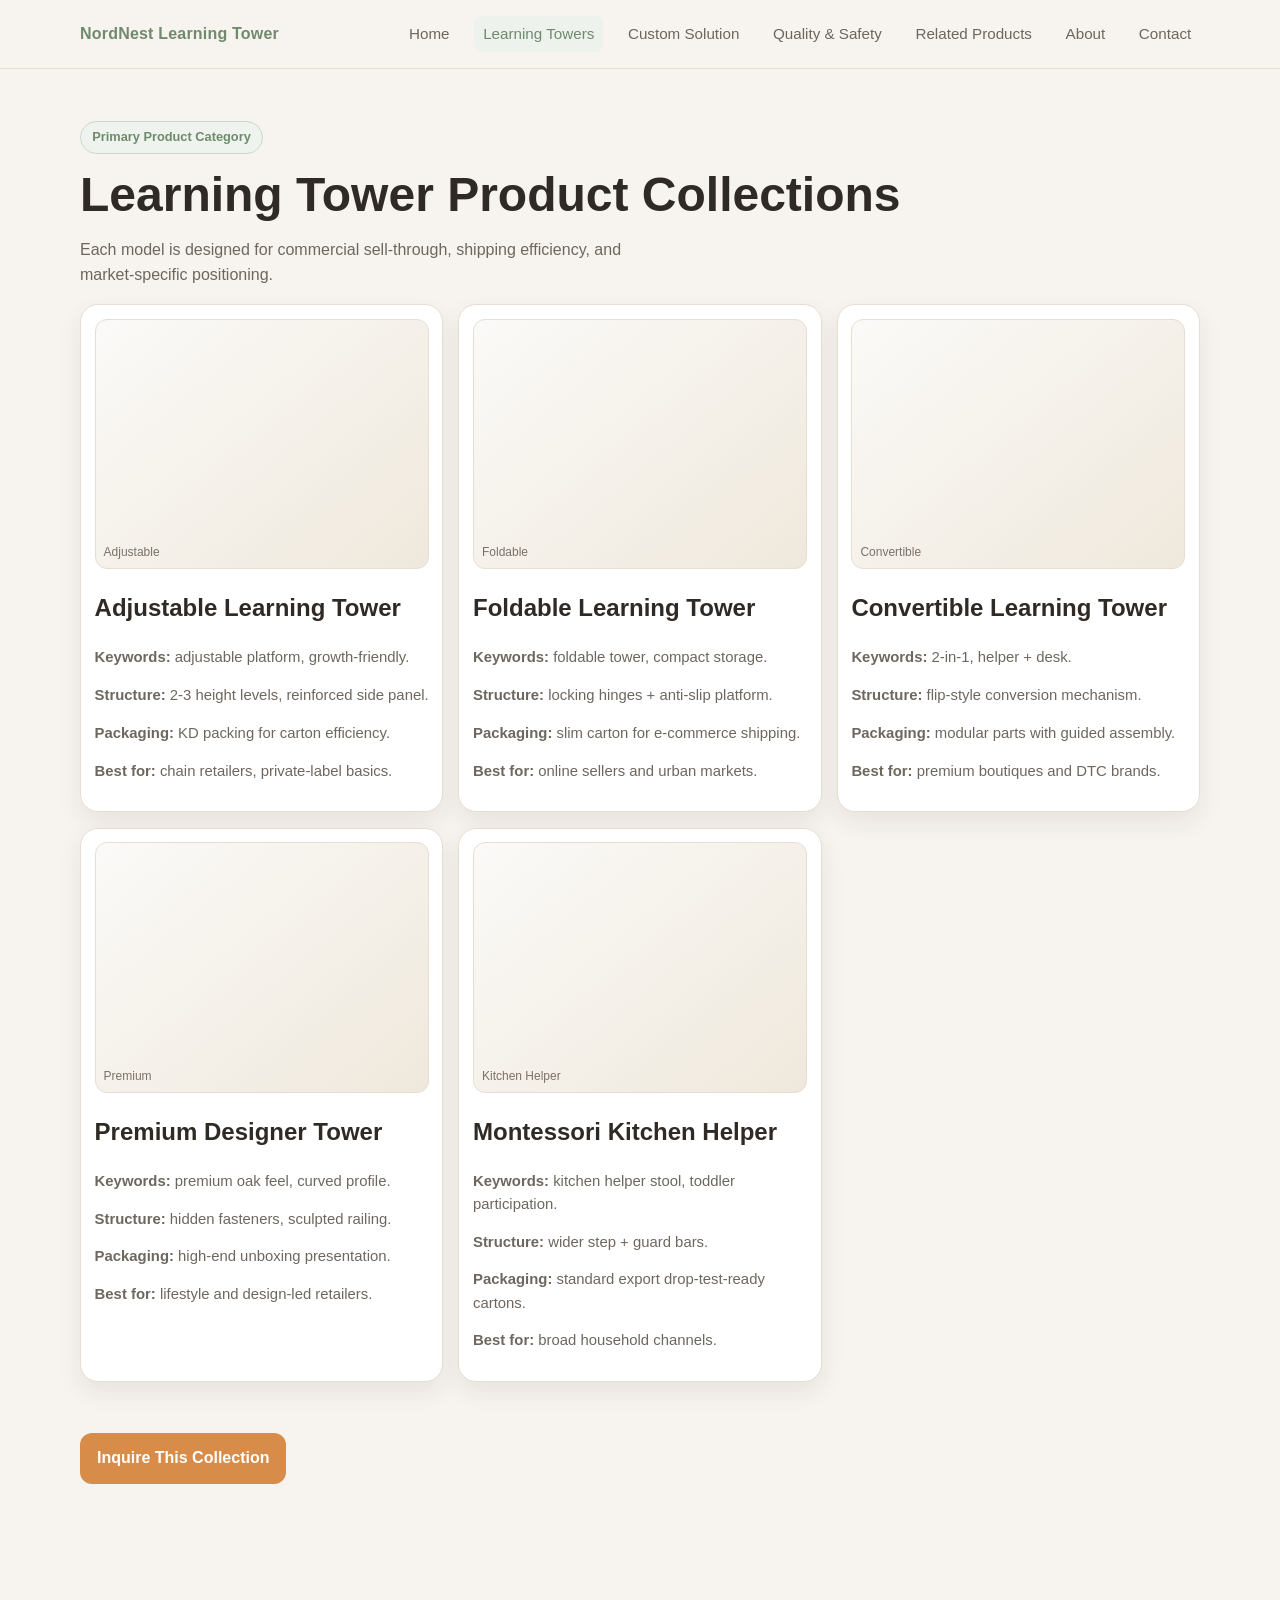
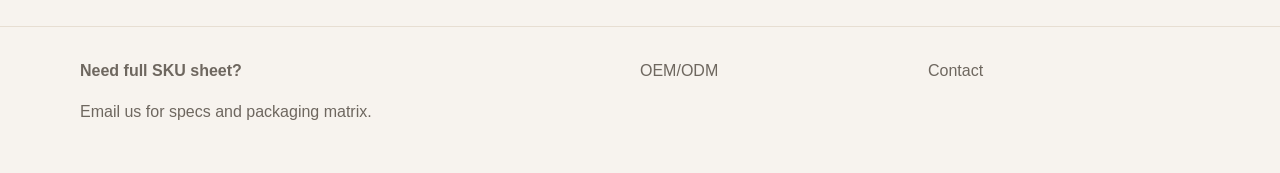
<file: learning-towers.html>
<!doctype html><html lang="en"><head><meta charset="utf-8"><meta name="viewport" content="width=device-width, initial-scale=1"><title>Learning Tower Collections | Adjustable, Foldable, Convertible OEM</title><meta name="description" content="Browse wholesale learning tower collections: adjustable, foldable, convertible, premium and kitchen helper lines for global B2B buyers."><link rel="stylesheet" href="assets/styles.css"><script type="application/ld+json">{"@context":"https://schema.org","@type":"Product","name":"Learning Tower Collections"}</script></head><body>
<header><div class="container navbar"><a class="brand" href="index.html">NordNest Learning Tower</a><button class="menu-btn">Menu</button><nav class="nav-links"><a href="index.html">Home</a><a class="active" href="learning-towers.html">Learning Towers</a><a href="custom-solution.html">Custom Solution</a><a href="quality-safety.html">Quality & Safety</a><a href="related-products.html">Related Products</a><a href="about.html">About</a><a href="contact.html">Contact</a></nav></div></header>
<main class="section"><div class="container"><span class="badge">Primary Product Category</span><h1>Learning Tower Product Collections</h1><p class="lead">Each model is designed for commercial sell-through, shipping efficiency, and market-specific positioning.</p><div class="product-grid">
<article class="surface product-card"><div class="product-media" data-label="Adjustable"></div><h2>Adjustable Learning Tower</h2><p class="meta"><strong>Keywords:</strong> adjustable platform, growth-friendly.</p><p class="meta"><strong>Structure:</strong> 2-3 height levels, reinforced side panel.</p><p class="meta"><strong>Packaging:</strong> KD packing for carton efficiency.</p><p class="meta"><strong>Best for:</strong> chain retailers, private-label basics.</p></article>
<article class="surface product-card"><div class="product-media" data-label="Foldable"></div><h2>Foldable Learning Tower</h2><p class="meta"><strong>Keywords:</strong> foldable tower, compact storage.</p><p class="meta"><strong>Structure:</strong> locking hinges + anti-slip platform.</p><p class="meta"><strong>Packaging:</strong> slim carton for e-commerce shipping.</p><p class="meta"><strong>Best for:</strong> online sellers and urban markets.</p></article>
<article class="surface product-card"><div class="product-media" data-label="Convertible"></div><h2>Convertible Learning Tower</h2><p class="meta"><strong>Keywords:</strong> 2-in-1, helper + desk.</p><p class="meta"><strong>Structure:</strong> flip-style conversion mechanism.</p><p class="meta"><strong>Packaging:</strong> modular parts with guided assembly.</p><p class="meta"><strong>Best for:</strong> premium boutiques and DTC brands.</p></article>
<article class="surface product-card"><div class="product-media" data-label="Premium"></div><h2>Premium Designer Tower</h2><p class="meta"><strong>Keywords:</strong> premium oak feel, curved profile.</p><p class="meta"><strong>Structure:</strong> hidden fasteners, sculpted railing.</p><p class="meta"><strong>Packaging:</strong> high-end unboxing presentation.</p><p class="meta"><strong>Best for:</strong> lifestyle and design-led retailers.</p></article>
<article class="surface product-card"><div class="product-media" data-label="Kitchen Helper"></div><h2>Montessori Kitchen Helper</h2><p class="meta"><strong>Keywords:</strong> kitchen helper stool, toddler participation.</p><p class="meta"><strong>Structure:</strong> wider step + guard bars.</p><p class="meta"><strong>Packaging:</strong> standard export drop-test-ready cartons.</p><p class="meta"><strong>Best for:</strong> broad household channels.</p></article>
</div><div class="section"><a class="btn btn-primary" href="contact.html">Inquire This Collection</a></div></div></main>
<footer><div class="container footer-grid"><div><strong>Need full SKU sheet?</strong><p>Email us for specs and packaging matrix.</p></div><div><a href="custom-solution.html">OEM/ODM</a></div><div><a href="contact.html">Contact</a></div></div></footer>
<script src="assets/main.js"></script></body></html>
</file>
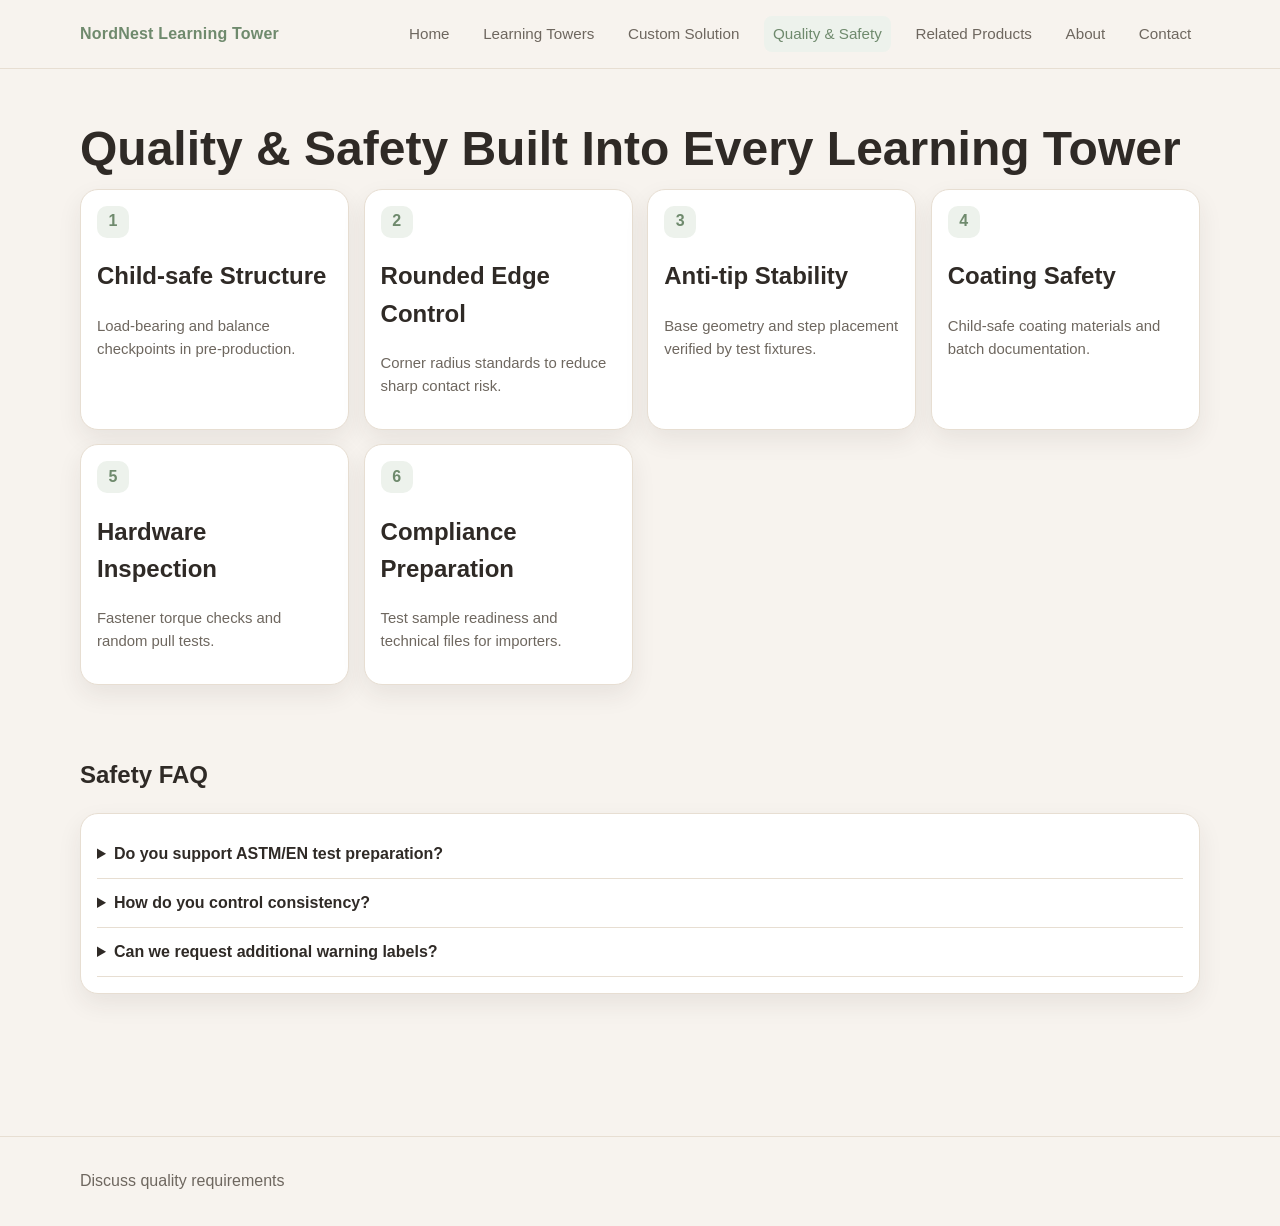
<file: quality-safety.html>
<!doctype html><html lang="en"><head><meta charset="utf-8"><meta name="viewport" content="width=device-width, initial-scale=1"><title>Quality & Safety | Learning Tower Manufacturing Standards</title><meta name="description" content="See how we secure child-safe learning tower production with rounded edges, anti-tip stability, coating checks, hardware inspection and compliance prep."><link rel="stylesheet" href="assets/styles.css"></head><body>
<header><div class="container navbar"><a class="brand" href="index.html">NordNest Learning Tower</a><button class="menu-btn">Menu</button><nav class="nav-links"><a href="index.html">Home</a><a href="learning-towers.html">Learning Towers</a><a href="custom-solution.html">Custom Solution</a><a class="active" href="quality-safety.html">Quality & Safety</a><a href="related-products.html">Related Products</a><a href="about.html">About</a><a href="contact.html">Contact</a></nav></div></header>
<main class="section"><div class="container"><h1>Quality & Safety Built Into Every Learning Tower</h1><div class="card-grid">
<div class="surface card"><div class="icon">1</div><h2>Child-safe Structure</h2><p class="meta">Load-bearing and balance checkpoints in pre-production.</p></div>
<div class="surface card"><div class="icon">2</div><h2>Rounded Edge Control</h2><p class="meta">Corner radius standards to reduce sharp contact risk.</p></div>
<div class="surface card"><div class="icon">3</div><h2>Anti-tip Stability</h2><p class="meta">Base geometry and step placement verified by test fixtures.</p></div>
<div class="surface card"><div class="icon">4</div><h2>Coating Safety</h2><p class="meta">Child-safe coating materials and batch documentation.</p></div>
<div class="surface card"><div class="icon">5</div><h2>Hardware Inspection</h2><p class="meta">Fastener torque checks and random pull tests.</p></div>
<div class="surface card"><div class="icon">6</div><h2>Compliance Preparation</h2><p class="meta">Test sample readiness and technical files for importers.</p></div>
</div>
<section class="section"><h2>Safety FAQ</h2><div class="faq surface card">
<details><summary>Do you support ASTM/EN test preparation?</summary><p>Yes, we prepare the sample build and technical pack for third-party labs.</p></details>
<details><summary>How do you control consistency?</summary><p>Incoming material checks + in-line QC + pre-shipment AQL routines.</p></details>
<details><summary>Can we request additional warning labels?</summary><p>Yes. Labels and manuals can be adapted to your local requirements.</p></details>
</div></section></div></main>
<footer><div class="container"><a href="contact.html">Discuss quality requirements</a></div></footer><script src="assets/main.js"></script></body></html>
</file>
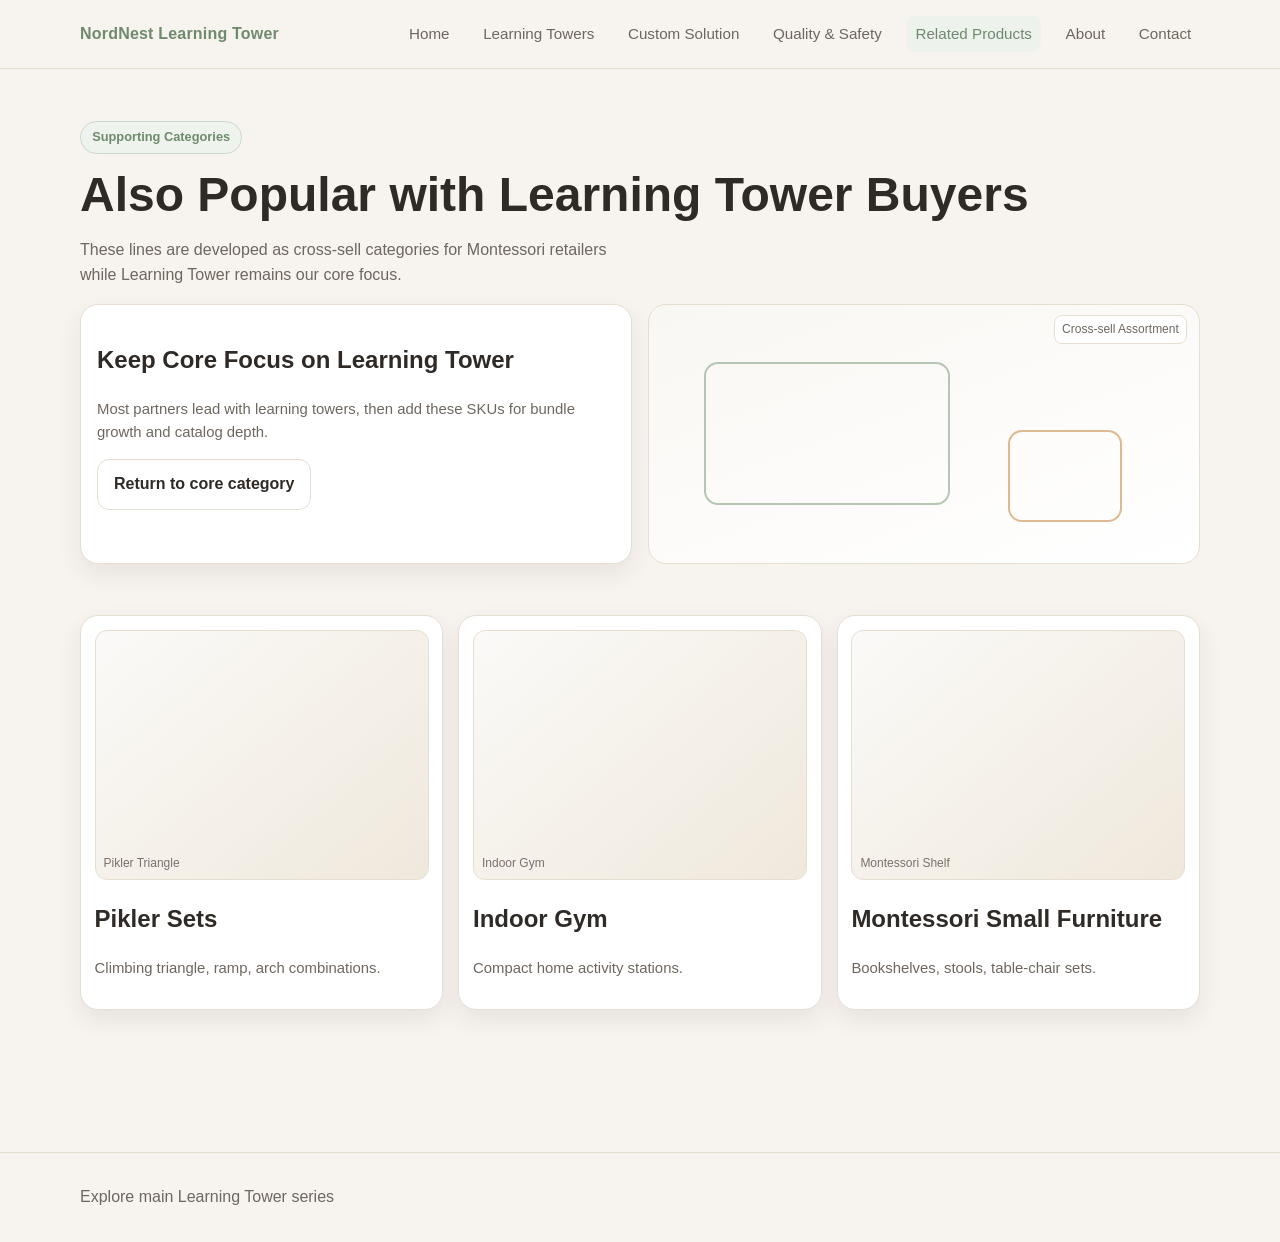
<file: related-products.html>
<!doctype html><html lang="en"><head><meta charset="utf-8"><meta name="viewport" content="width=device-width, initial-scale=1"><title>Related Montessori Products | Cross-sell with Learning Towers</title><meta name="description" content="Supporting categories for learning tower buyers: Pikler, indoor gyms, and Montessori small furniture for cross-sell programs."><link rel="stylesheet" href="assets/styles.css"></head><body>
<header><div class="container navbar"><a class="brand" href="index.html">NordNest Learning Tower</a><button class="menu-btn">Menu</button><nav class="nav-links"><a href="index.html">Home</a><a href="learning-towers.html">Learning Towers</a><a href="custom-solution.html">Custom Solution</a><a href="quality-safety.html">Quality & Safety</a><a class="active" href="related-products.html">Related Products</a><a href="about.html">About</a><a href="contact.html">Contact</a></nav></div></header>
<main class="section"><div class="container"><span class="badge">Supporting Categories</span><h1>Also Popular with Learning Tower Buyers</h1><p class="lead">These lines are developed as cross-sell categories for Montessori retailers while Learning Tower remains our core focus.</p>
<div class="split"><div class="surface card"><h2>Keep Core Focus on Learning Tower</h2><p class="meta">Most partners lead with learning towers, then add these SKUs for bundle growth and catalog depth.</p><a class="btn btn-secondary" href="learning-towers.html">Return to core category</a></div><div class="visual"><span class="visual-label">Cross-sell Assortment</span></div></div>
<section class="section"><div class="product-grid">
<article class="surface product-card"><div class="product-media" data-label="Pikler Triangle"></div><h2>Pikler Sets</h2><p class="meta">Climbing triangle, ramp, arch combinations.</p></article>
<article class="surface product-card"><div class="product-media" data-label="Indoor Gym"></div><h2>Indoor Gym</h2><p class="meta">Compact home activity stations.</p></article>
<article class="surface product-card"><div class="product-media" data-label="Montessori Shelf"></div><h2>Montessori Small Furniture</h2><p class="meta">Bookshelves, stools, table-chair sets.</p></article>
</div></section>
</div></main>
<footer><div class="container"><a href="learning-towers.html">Explore main Learning Tower series</a></div></footer><script src="assets/main.js"></script></body></html>
</file>
<file: assets/styles.css>
:root {
  --bg: #F7F3EE;
  --surface: #FFFFFF;
  --primary: #6F8A6D;
  --accent: #D88C4A;
  --text: #2F2A26;
  --muted: #6E675F;
  --border: #E7DED2;
  --radius: 18px;
  --shadow: 0 10px 24px rgba(47, 42, 38, 0.08);
}

* { box-sizing: border-box; }
body {
  margin: 0;
  font-family: "Inter", "Segoe UI", Roboto, Arial, sans-serif;
  color: var(--text);
  background: var(--bg);
  line-height: 1.55;
}
a { color: inherit; text-decoration: none; }
img { max-width: 100%; display: block; }

.container { width: min(1120px, 92vw); margin: 0 auto; }
.section { padding: 3.2rem 0; }
.surface {
  background: var(--surface);
  border: 1px solid var(--border);
  border-radius: var(--radius);
  box-shadow: var(--shadow);
}

header {
  position: sticky;
  top: 0;
  z-index: 20;
  background: rgba(247, 243, 238, 0.96);
  backdrop-filter: blur(6px);
  border-bottom: 1px solid var(--border);
}
.navbar { display: flex; align-items: center; justify-content: space-between; gap: 1rem; padding: 1rem 0; }
.brand { font-weight: 800; letter-spacing: .2px; color: var(--primary); }
.menu-btn { display: none; background: var(--surface); border: 1px solid var(--border); border-radius: 10px; padding: .45rem .7rem; }
.nav-links { display: flex; gap: 1rem; flex-wrap: wrap; }
.nav-links a { padding: .4rem .55rem; border-radius: 8px; color: var(--muted); font-size: .95rem; }
.nav-links a.active, .nav-links a:hover { background: #edf2ec; color: var(--primary); }

.hero { padding: 4rem 0 2.5rem; }
.hero-wrap { display: grid; grid-template-columns: 1.1fr .9fr; gap: 1.2rem; align-items: center; }
.badge { display: inline-block; padding: .35rem .7rem; border-radius: 999px; border: 1px solid #cbd7cb; background: #eef4ed; color: var(--primary); font-size: .8rem; font-weight: 600; margin-bottom: .85rem; }
h1 { font-size: clamp(1.9rem, 4.5vw, 3rem); line-height: 1.15; margin: 0 0 .8rem; }
.lead { color: var(--muted); max-width: 62ch; }
.hero-cta { margin-top: 1.1rem; display: flex; gap: .8rem; flex-wrap: wrap; }
.btn { display: inline-block; border-radius: 12px; padding: .75rem 1rem; font-weight: 600; border: 1px solid transparent; }
.btn-primary { background: var(--accent); color: white; }
.btn-secondary { background: var(--surface); border-color: var(--border); color: var(--text); }

.visual {
  border: 1px solid var(--border);
  border-radius: var(--radius);
  min-height: 260px;
  background: linear-gradient(160deg, #f9f7f3, #fff),
    radial-gradient(circle at 72% 24%, #e8f0e6 0, transparent 45%);
  position: relative;
  overflow: hidden;
}
.visual::before, .visual::after {
  content: "";
  position: absolute;
  border-radius: 14px;
  border: 2px solid #b5c6b4;
}
.visual::before { width: 44%; height: 54%; left: 10%; top: 22%; }
.visual::after { width: 20%; height: 34%; right: 14%; bottom: 16%; border-color: #dfb991; }
.visual-label { position: absolute; right: 12px; top: 10px; font-size: .75rem; color: var(--muted); background: #fff; border: 1px solid var(--border); border-radius: 8px; padding: .25rem .45rem; }

.trust-grid, .card-grid { display: grid; gap: .9rem; grid-template-columns: repeat(4, 1fr); }
.trust-item, .card { padding: 1rem; }
.card h3, .card h4 { margin: .25rem 0 .5rem; }
.kicker { color: var(--accent); font-size: .82rem; font-weight: 700; letter-spacing: .3px; text-transform: uppercase; }
.meta { color: var(--muted); font-size: .93rem; }

.split { display: grid; grid-template-columns: 1fr 1fr; gap: 1rem; align-items: stretch; }
.icon { width: 32px; height: 32px; border-radius: 10px; background: #edf2ec; color: var(--primary); display: grid; place-items: center; font-weight: 700; margin-bottom: .5rem; }

.product-grid { display: grid; gap: .95rem; grid-template-columns: repeat(3, 1fr); }
.product-card { padding: .85rem; }
.product-media { aspect-ratio: 4/3; border: 1px solid var(--border); border-radius: 12px; background: linear-gradient(140deg, #fbfaf8, #efe8dc); position: relative; }
.product-media::before { content: attr(data-label); position: absolute; left: .5rem; bottom: .4rem; font-size: .75rem; color: #7b7168; }
.tag-row { display: flex; gap: .4rem; flex-wrap: wrap; margin: .55rem 0; }
.tag { font-size: .72rem; background: #f3f0ea; border: 1px solid var(--border); color: #5f5750; padding: .2rem .45rem; border-radius: 999px; }

.faq { border-top: 1px solid var(--border); }
details { border-bottom: 1px solid var(--border); padding: .72rem 0; }
summary { cursor: pointer; font-weight: 600; }

footer { margin-top: 2.5rem; border-top: 1px solid var(--border); padding: 2rem 0; color: var(--muted); }
.footer-grid { display: grid; gap: 1rem; grid-template-columns: 2fr 1fr 1fr; }

.form-grid { display: grid; grid-template-columns: repeat(2, 1fr); gap: .75rem; }
.form-grid .full { grid-column: 1 / -1; }
input, select, textarea {
  width: 100%; border: 1px solid var(--border); background: #fff; border-radius: 10px;
  padding: .66rem .72rem; font: inherit;
}
textarea { min-height: 120px; }

@media (max-width: 920px) {
  .hero-wrap, .split, .product-grid, .trust-grid, .card-grid, .footer-grid, .form-grid { grid-template-columns: 1fr 1fr; }
}
@media (max-width: 700px) {
  .menu-btn { display: inline-block; }
  .nav-links { display: none; width: 100%; padding-top: .6rem; }
  .nav-links.open { display: flex; }
  .hero-wrap, .split, .product-grid, .trust-grid, .card-grid, .footer-grid, .form-grid { grid-template-columns: 1fr; }
  .hero { padding-top: 2.3rem; }
}
</file>
